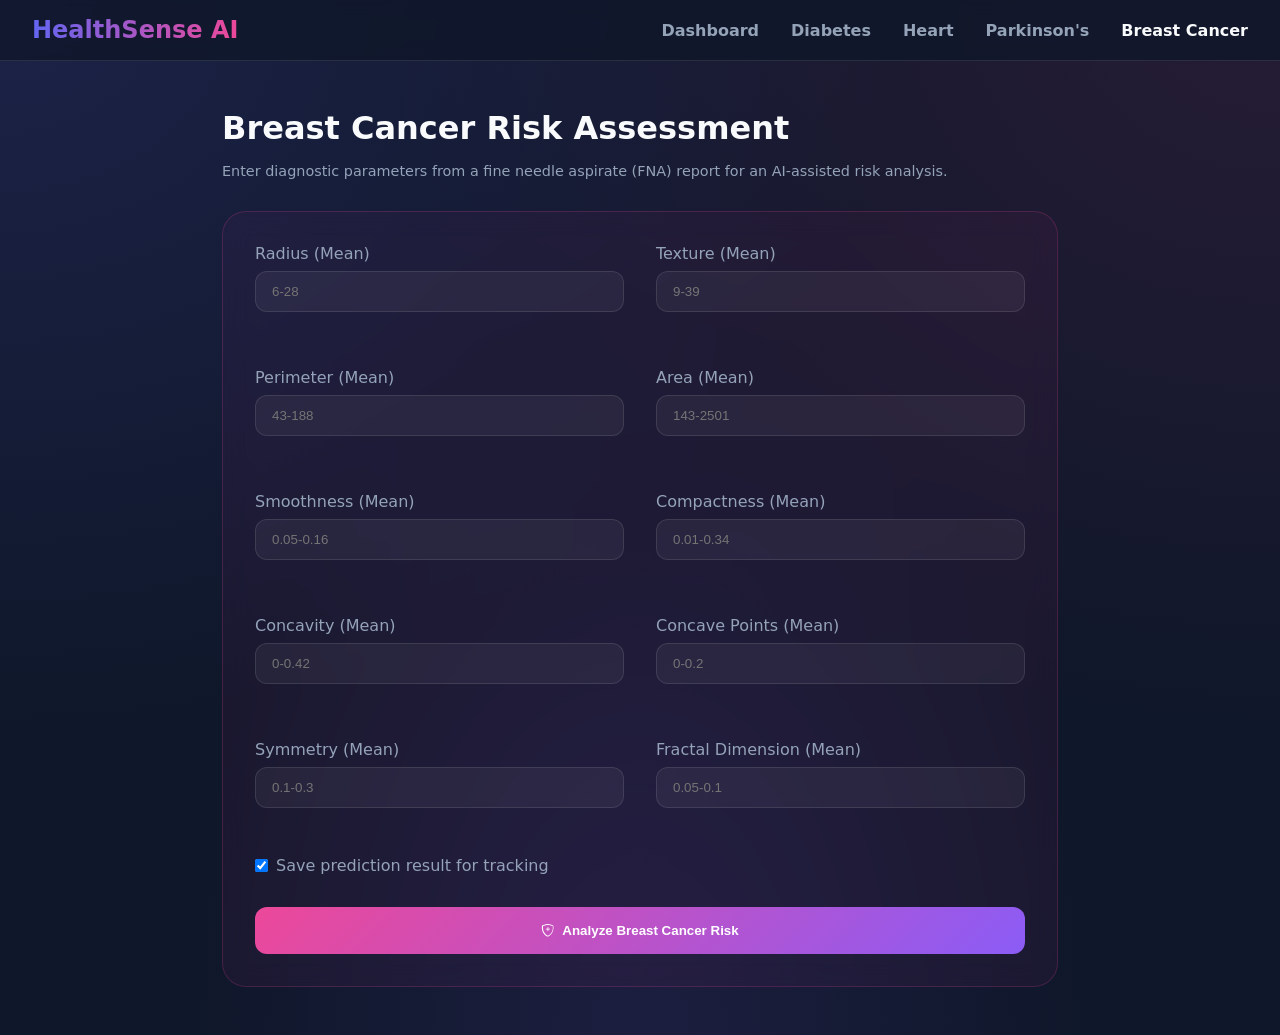
<file: frontend/breast_cancer.html>
<!DOCTYPE html>
<html lang="en">
<head>
    <meta charset="UTF-8">
    <meta name="viewport" content="width=device-width, initial-scale=1.0">
    <title>Breast Cancer Assessment - HealthSense</title>
    <link rel="stylesheet" href="css/style.css">
    <link rel="stylesheet" href="https://cdn.jsdelivr.net/npm/bootstrap-icons@1.11.0/font/bootstrap-icons.css">
</head>
<body>
    <nav class="navbar">
        <a href="index.html" class="nav-brand">HealthSense AI</a>
        <div class="nav-links">
            <a href="index.html" class="nav-link">Dashboard</a>
            <a href="diabetes.html" class="nav-link">Diabetes</a>
            <a href="heart.html" class="nav-link">Heart</a>
            <a href="parkinsons.html" class="nav-link">Parkinson's</a>
            <a href="breast_cancer.html" class="nav-link active">Breast Cancer</a>
        </div>
    </nav>

    <div class="container" style="max-width: 900px;">
        <header class="animate-in">
            <h1>Breast Cancer Risk Assessment</h1>
            <p class="text-muted">Enter diagnostic parameters from a fine needle aspirate (FNA) report for an AI-assisted risk analysis.</p>
        </header>

        <div class="glass-card animate-in" style="margin-top: 2rem; animation-delay: 0.1s; background: rgba(236, 72, 153, 0.05); border-color: rgba(236, 72, 153, 0.2);">
            <form id="bcForm">
                <div class="grid">
                    <div class="form-group">
                        <label>Radius (Mean)</label>
                        <input type="number" id="radius" step="0.01" required placeholder="6-28" min="0">
                    </div>
                    <div class="form-group">
                        <label>Texture (Mean)</label>
                        <input type="number" id="texture" step="0.01" required placeholder="9-39" min="0">
                    </div>
                    <div class="form-group">
                        <label>Perimeter (Mean)</label>
                        <input type="number" id="perimeter" step="0.01" required placeholder="43-188" min="0">
                    </div>
                    <div class="form-group">
                        <label>Area (Mean)</label>
                        <input type="number" id="area" step="0.1" required placeholder="143-2501" min="0">
                    </div>
                    <div class="form-group">
                        <label>Smoothness (Mean)</label>
                        <input type="number" id="smoothness" step="0.0001" required placeholder="0.05-0.16" min="0">
                    </div>
                    <div class="form-group">
                        <label>Compactness (Mean)</label>
                        <input type="number" id="compactness" step="0.0001" required placeholder="0.01-0.34" min="0">
                    </div>
                    <div class="form-group">
                        <label>Concavity (Mean)</label>
                        <input type="number" id="concavity" step="0.0001" required placeholder="0-0.42" min="0">
                    </div>
                    <div class="form-group">
                        <label>Concave Points (Mean)</label>
                        <input type="number" id="concave_points" step="0.0001" required placeholder="0-0.2" min="0">
                    </div>
                    <div class="form-group">
                        <label>Symmetry (Mean)</label>
                        <input type="number" id="symmetry" step="0.0001" required placeholder="0.1-0.3" min="0">
                    </div>
                    <div class="form-group">
                        <label>Fractal Dimension (Mean)</label>
                        <input type="number" id="fractal_dim" step="0.0001" required placeholder="0.05-0.1" min="0">
                    </div>
                </div>

                <div style="margin-top: 1.5rem; display: flex; align-items: center; gap: 0.5rem;">
                    <input type="checkbox" id="saveToDB" checked style="width: auto;">
                    <label for="saveToDB" style="margin-bottom: 0;">Save prediction result for tracking</label>
                </div>

                <div style="margin-top: 2rem;">
                    <button type="submit" class="btn btn-primary" style="width: 100%; justify-content: center; padding: 1rem; background: linear-gradient(135deg, var(--secondary), var(--accent));">
                        <i class="bi bi-shield-plus"></i> Analyze Breast Cancer Risk
                    </button>
                </div>
            </form>

            <div id="loading" style="display: none; text-align: center; margin-top: 2rem;">
                <div style="width: 40px; height: 40px; border: 4px solid var(--secondary); border-top-color: transparent; border-radius: 50%; display: inline-block; animation: spin 1s linear infinite;"></div>
                <p style="margin-top: 1rem;">Analyzing diagnostic parameters...</p>
            </div>

            <div id="resultDisplay" class="result-display">
                <i id="resultIcon" class="bi" style="font-size: 4rem; margin-bottom: 1rem; display: block;"></i>
                <h2 id="resultTitle">Diagnostic Result</h2>
                <div style="font-size: 3rem; font-weight: 800; margin: 1rem 0;" id="resultProb">0%</div>
                <p id="resultMessage" style="color: var(--text-muted); line-height: 1.6;"></p>
                <div style="margin-top: 2rem; display: flex; gap: 1rem; justify-content: center;">
                    <button class="btn btn-primary" onclick="window.location.reload()" style="background: linear-gradient(135deg, var(--secondary), var(--accent));">
                        <i class="bi bi-arrow-repeat"></i> New Analysis
                    </button>
                    <button class="btn" style="background: rgba(255, 255, 255, 0.05);" onclick="window.location.href='index.html'">
                        <i class="bi bi-house"></i> Go to Dashboard
                    </button>
                </div>
            </div>
        </div>
    </div>

    <style>@keyframes spin { to { transform: rotate(360deg); } }</style>

    <script src="js/api.js"></script>
    <script src="js/breast_cancer.js"></script>
</body>
</html>
</file>
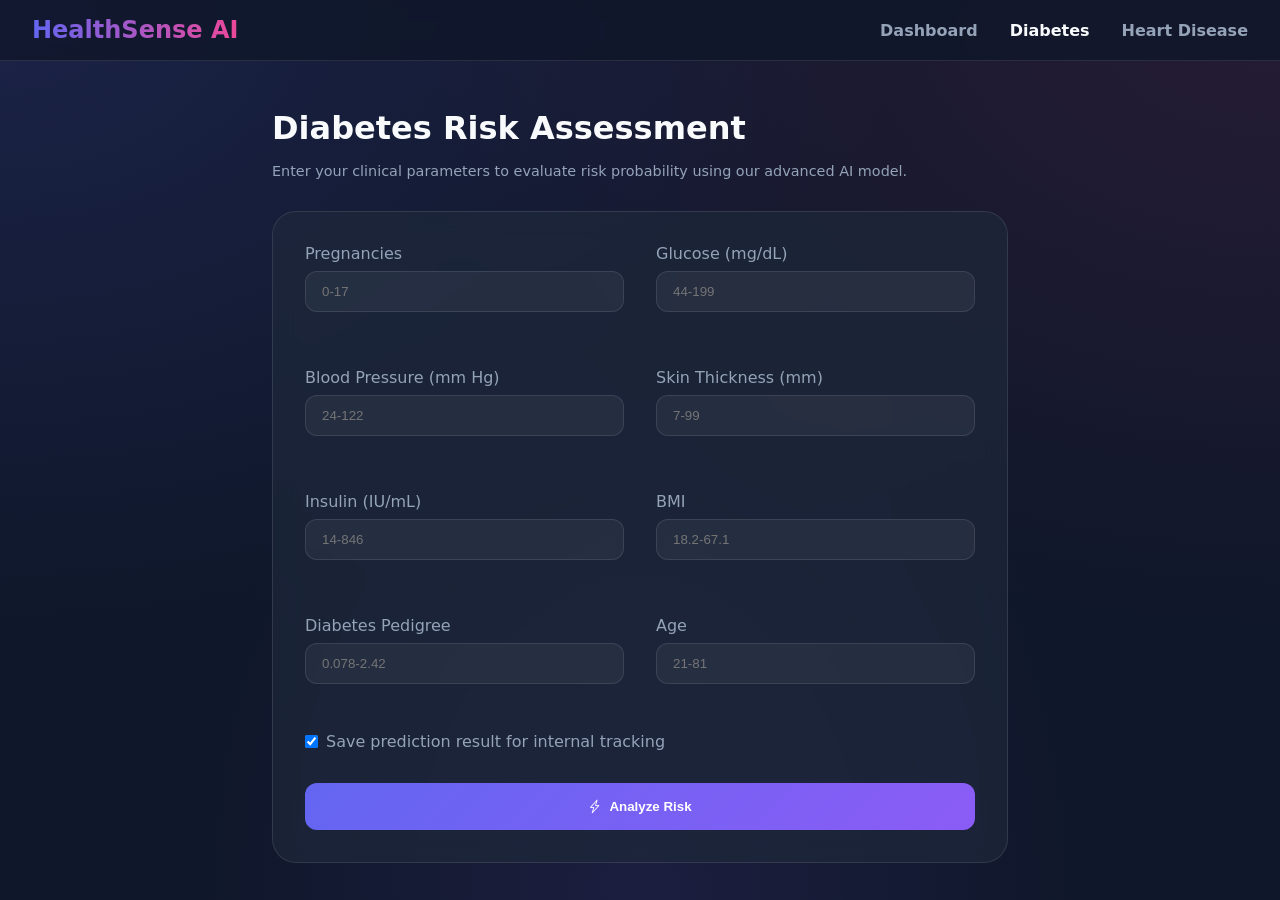
<file: frontend/diabetes.html>
<!DOCTYPE html>
<html lang="en">
<head>
    <meta charset="UTF-8">
    <meta name="viewport" content="width=device-width, initial-scale=1.0">
    <title>Diabetes Assessment - HealthSense</title>
    <link rel="stylesheet" href="css/style.css">
    <link rel="stylesheet" href="https://cdn.jsdelivr.net/npm/bootstrap-icons@1.11.0/font/bootstrap-icons.css">
</head>
<body>
    <nav class="navbar">
        <a href="index.html" class="nav-brand">HealthSense AI</a>
        <div class="nav-links">
            <a href="index.html" class="nav-link">Dashboard</a>
            <a href="diabetes.html" class="nav-link active">Diabetes</a>
            <a href="heart.html" class="nav-link">Heart Disease</a>
        </div>
    </nav>

    <div class="container" style="max-width: 800px;">
        <header class="animate-in">
            <h1>Diabetes Risk Assessment</h1>
            <p class="text-muted">Enter your clinical parameters to evaluate risk probability using our advanced AI model.</p>
        </header>

        <div class="glass-card animate-in" style="margin-top: 2rem; animation-delay: 0.1s;">
            <form id="diabetesForm">
                <div class="grid">
                    <div class="form-group">
                        <label>Pregnancies</label>
                        <input type="number" id="pregnancies" required placeholder="0-17" min="0">
                    </div>
                    <div class="form-group">
                        <label>Glucose (mg/dL)</label>
                        <input type="number" id="glucose" required placeholder="44-199" min="0">
                    </div>
                    <div class="form-group">
                        <label>Blood Pressure (mm Hg)</label>
                        <input type="number" id="bp" required placeholder="24-122" min="0">
                    </div>
                    <div class="form-group">
                        <label>Skin Thickness (mm)</label>
                        <input type="number" id="skin" required placeholder="7-99" min="0">
                    </div>
                    <div class="form-group">
                        <label>Insulin (IU/mL)</label>
                        <input type="number" id="insulin" required placeholder="14-846" min="0">
                    </div>
                    <div class="form-group">
                        <label>BMI</label>
                        <input type="number" id="bmi" step="0.1" required placeholder="18.2-67.1" min="0">
                    </div>
                    <div class="form-group">
                        <label>Diabetes Pedigree</label>
                        <input type="number" id="pedigree" step="0.001" required placeholder="0.078-2.42" min="0">
                    </div>
                    <div class="form-group">
                        <label>Age</label>
                        <input type="number" id="age" required placeholder="21-81" min="0">
                    </div>
                </div>

                <div style="margin-top: 1.5rem; display: flex; align-items: center; gap: 0.5rem;">
                    <input type="checkbox" id="saveToDB" checked style="width: auto;">
                    <label for="saveToDB" style="margin-bottom: 0;">Save prediction result for internal tracking</label>
                </div>

                <div style="margin-top: 2rem;">
                    <button type="submit" class="btn btn-primary" style="width: 100%; justify-content: center; padding: 1rem;">
                        <i class="bi bi-lightning-charge"></i> Analyze Risk
                    </button>
                </div>
            </form>

            <div id="loading" style="display: none; text-align: center; margin-top: 2rem;">
                <div style="width: 40px; height: 40px; border: 4px solid var(--primary); border-top-color: transparent; border-radius: 50%; display: inline-block; animation: spin 1s linear infinite;"></div>
                <p style="margin-top: 1rem;">Analyzing data against ML model...</p>
            </div>

            <div id="resultDisplay" class="result-display">
                <i id="resultIcon" class="bi" style="font-size: 4rem; margin-bottom: 1rem; display: block;"></i>
                <h2 id="resultTitle">Risk Assessment Result</h2>
                <div style="font-size: 3rem; font-weight: 800; margin: 1rem 0;" id="resultProb">0%</div>
                <p id="resultMessage" style="color: var(--text-muted); line-height: 1.6;"></p>
                <div style="margin-top: 2rem; display: flex; gap: 1rem; justify-content: center;">
                    <button class="btn btn-primary" onclick="window.location.reload()">
                        <i class="bi bi-arrow-repeat"></i> New Analysis
                    </button>
                    <button class="btn" style="background: rgba(255, 255, 255, 0.05);" onclick="window.location.href='index.html'">
                        <i class="bi bi-house"></i> Go to Dashboard
                    </button>
                </div>
            </div>
        </div>
    </div>

    <style>
        @keyframes spin { to { transform: rotate(360deg); } }
    </style>

    <script src="js/api.js"></script>
    <script src="js/diabetes.js"></script>
</body>
</html>
</file>
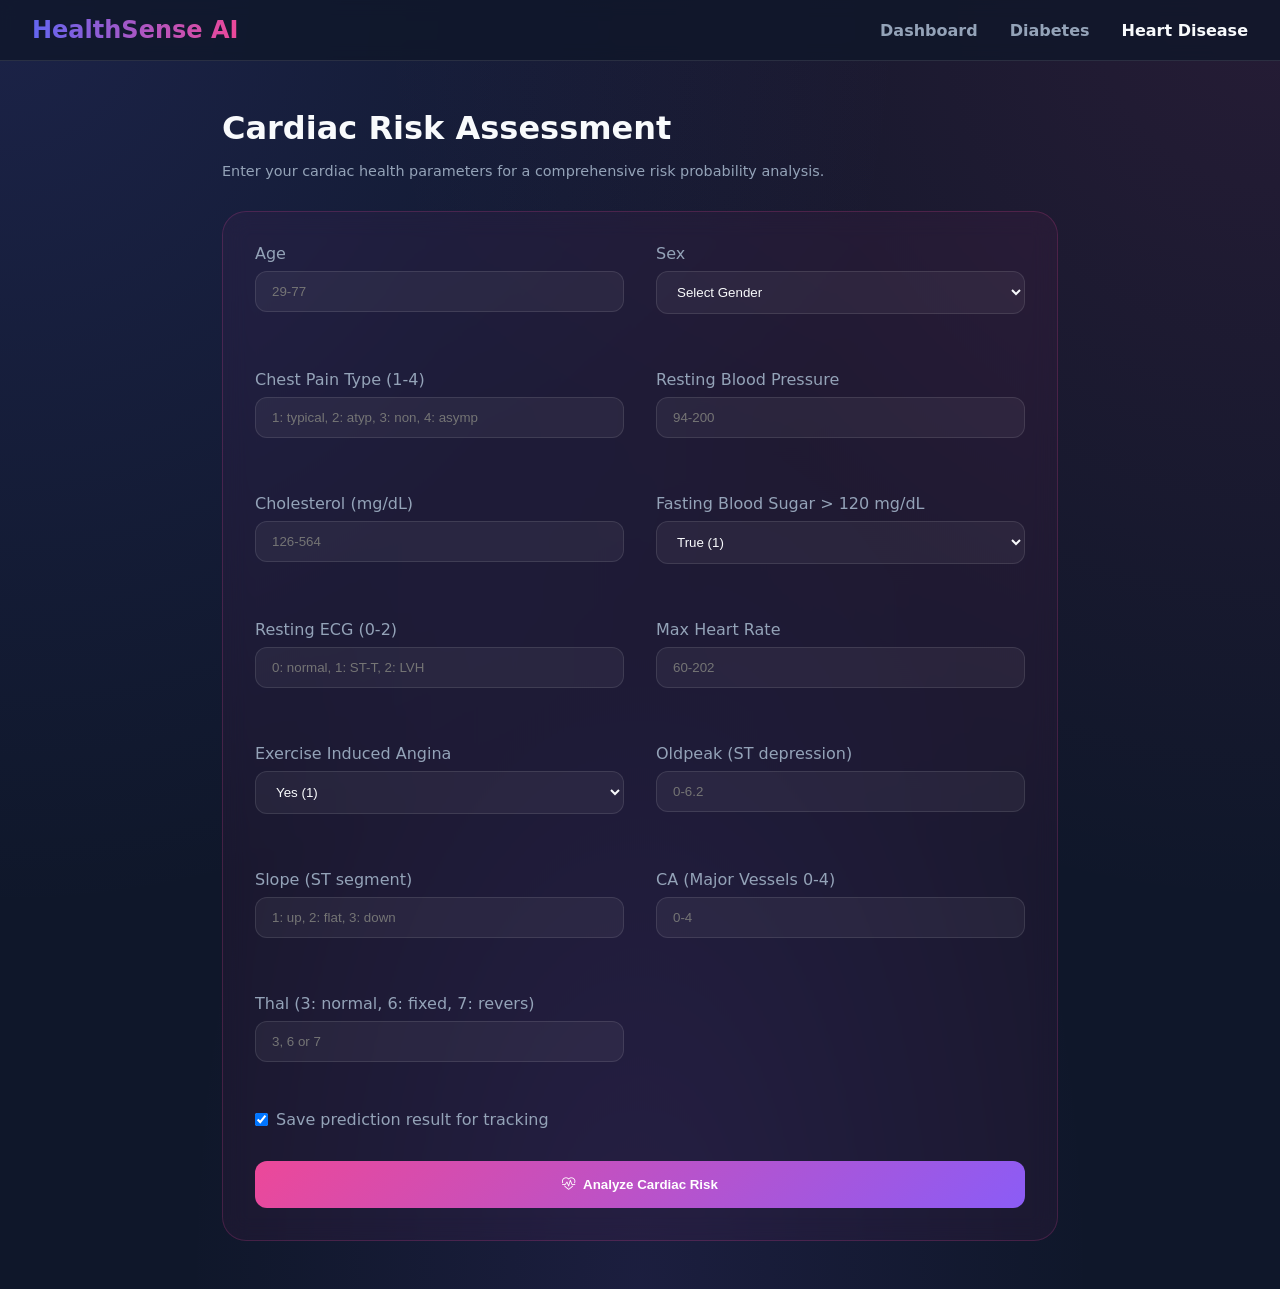
<file: frontend/heart.html>
<!DOCTYPE html>
<html lang="en">
<head>
    <meta charset="UTF-8">
    <meta name="viewport" content="width=device-width, initial-scale=1.0">
    <title>Cardiac Assessment - HealthSense</title>
    <link rel="stylesheet" href="css/style.css">
    <link rel="stylesheet" href="https://cdn.jsdelivr.net/npm/bootstrap-icons@1.11.0/font/bootstrap-icons.css">
</head>
<body>
    <nav class="navbar">
        <a href="index.html" class="nav-brand">HealthSense AI</a>
        <div class="nav-links">
            <a href="index.html" class="nav-link">Dashboard</a>
            <a href="diabetes.html" class="nav-link">Diabetes</a>
            <a href="heart.html" class="nav-link active">Heart Disease</a>
        </div>
    </nav>

    <div class="container" style="max-width: 900px;">
        <header class="animate-in">
            <h1>Cardiac Risk Assessment</h1>
            <p class="text-muted">Enter your cardiac health parameters for a comprehensive risk probability analysis.</p>
        </header>

        <div class="glass-card animate-in" style="margin-top: 2rem; animation-delay: 0.1s; background: rgba(236, 72, 153, 0.05); border-color: rgba(236, 72, 153, 0.2);">
            <form id="heartForm">
                <div class="grid">
                    <div class="form-group">
                        <label>Age</label>
                        <input type="number" id="age" required placeholder="29-77" min="0">
                    </div>
                    <div class="form-group">
                        <label>Sex</label>
                        <select id="sex" required>
                            <option value="">Select Gender</option>
                            <option value="1">Male</option>
                            <option value="0">Female</option>
                        </select>
                    </div>
                    <div class="form-group">
                        <label>Chest Pain Type (1-4)</label>
                        <input type="number" id="cp" required placeholder="1: typical, 2: atyp, 3: non, 4: asymp" min="1" max="4">
                    </div>
                    <div class="form-group">
                        <label>Resting Blood Pressure</label>
                        <input type="number" id="trestbps" required placeholder="94-200" min="0">
                    </div>
                    <div class="form-group">
                        <label>Cholesterol (mg/dL)</label>
                        <input type="number" id="chol" required placeholder="126-564" min="0">
                    </div>
                    <div class="form-group">
                        <label>Fasting Blood Sugar > 120 mg/dL</label>
                        <select id="fbs" required>
                            <option value="1">True (1)</option>
                            <option value="0">False (0)</option>
                        </select>
                    </div>
                    <div class="form-group">
                        <label>Resting ECG (0-2)</label>
                        <input type="number" id="restecg" required placeholder="0: normal, 1: ST-T, 2: LVH" min="0" max="2">
                    </div>
                    <div class="form-group">
                        <label>Max Heart Rate</label>
                        <input type="number" id="thalach" required placeholder="60-202" min="0">
                    </div>
                    <div class="form-group">
                        <label>Exercise Induced Angina</label>
                        <select id="exang" required>
                            <option value="1">Yes (1)</option>
                            <option value="0">No (0)</option>
                        </select>
                    </div>
                    <div class="form-group">
                        <label>Oldpeak (ST depression)</label>
                        <input type="number" id="oldpeak" step="0.1" required placeholder="0-6.2" min="0">
                    </div>
                    <div class="form-group">
                        <label>Slope (ST segment)</label>
                        <input type="number" id="slope" required placeholder="1: up, 2: flat, 3: down" min="1" max="3">
                    </div>
                    <div class="form-group">
                        <label>CA (Major Vessels 0-4)</label>
                        <input type="number" id="ca" required placeholder="0-4" min="0" max="4">
                    </div>
                    <div class="form-group">
                        <label>Thal (3: normal, 6: fixed, 7: revers)</label>
                        <input type="number" id="thal" required placeholder="3, 6 or 7" min="3" max="7">
                    </div>
                </div>

                <div style="margin-top: 1.5rem; display: flex; align-items: center; gap: 0.5rem;">
                    <input type="checkbox" id="saveToDB" checked style="width: auto;">
                    <label for="saveToDB" style="margin-bottom: 0;">Save prediction result for tracking</label>
                </div>

                <div style="margin-top: 2rem;">
                    <button type="submit" class="btn btn-primary" style="width: 100%; justify-content: center; padding: 1rem; background: linear-gradient(135deg, var(--secondary), var(--accent));">
                        <i class="bi bi-heart-pulse"></i> Analyze Cardiac Risk
                    </button>
                </div>
            </form>

            <div id="loading" style="display: none; text-align: center; margin-top: 2rem;">
                <div style="width: 40px; height: 40px; border: 4px solid var(--secondary); border-top-color: transparent; border-radius: 50%; display: inline-block; animation: spin 1s linear infinite;"></div>
                <p style="margin-top: 1rem;">Running diagnostic algorithms...</p>
            </div>

            <div id="resultDisplay" class="result-display">
                <i id="resultIcon" class="bi" style="font-size: 4rem; margin-bottom: 1rem; display: block;"></i>
                <h2 id="resultTitle">Cardiac Analysis Result</h2>
                <div style="font-size: 3rem; font-weight: 800; margin: 1rem 0;" id="resultProb">0%</div>
                <p id="resultMessage" style="color: var(--text-muted); line-height: 1.6;"></p>
                <div style="margin-top: 2rem; display: flex; gap: 1rem; justify-content: center;">
                    <button class="btn btn-primary" onclick="window.location.reload()" style="background: linear-gradient(135deg, var(--secondary), var(--accent));">
                        <i class="bi bi-arrow-repeat"></i> New Analysis
                    </button>
                    <button class="btn" style="background: rgba(255, 255, 255, 0.05);" onclick="window.location.href='index.html'">
                        <i class="bi bi-house"></i> Go to Dashboard
                    </button>
                </div>
            </div>
        </div>
    </div>

    <style>
        @keyframes spin { to { transform: rotate(360deg); } }
    </style>

    <script src="js/api.js"></script>
    <script src="js/heart.js"></script>
</body>
</html>
</file>
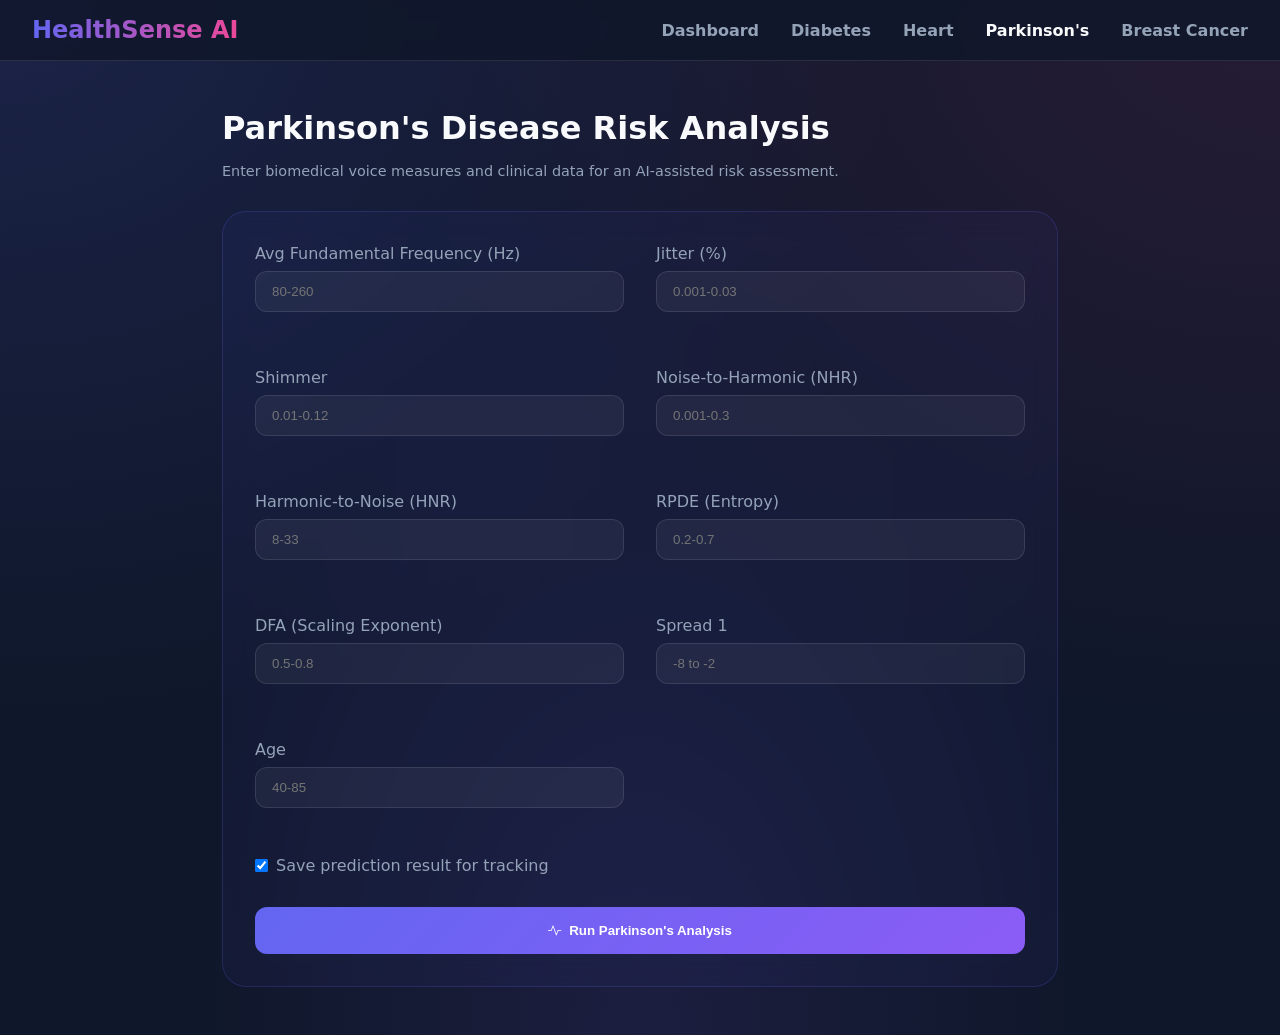
<file: frontend/parkinsons.html>
<!DOCTYPE html>
<html lang="en">
<head>
    <meta charset="UTF-8">
    <meta name="viewport" content="width=device-width, initial-scale=1.0">
    <title>Parkinson's Assessment - HealthSense</title>
    <link rel="stylesheet" href="css/style.css">
    <link rel="stylesheet" href="https://cdn.jsdelivr.net/npm/bootstrap-icons@1.11.0/font/bootstrap-icons.css">
</head>
<body>
    <nav class="navbar">
        <a href="index.html" class="nav-brand">HealthSense AI</a>
        <div class="nav-links">
            <a href="index.html" class="nav-link">Dashboard</a>
            <a href="diabetes.html" class="nav-link">Diabetes</a>
            <a href="heart.html" class="nav-link">Heart</a>
            <a href="parkinsons.html" class="nav-link active">Parkinson's</a>
            <a href="breast_cancer.html" class="nav-link">Breast Cancer</a>
        </div>
    </nav>

    <div class="container" style="max-width: 900px;">
        <header class="animate-in">
            <h1>Parkinson's Disease Risk Analysis</h1>
            <p class="text-muted">Enter biomedical voice measures and clinical data for an AI-assisted risk assessment.</p>
        </header>

        <div class="glass-card animate-in" style="margin-top: 2rem; animation-delay: 0.1s; background: rgba(99, 102, 241, 0.05); border-color: rgba(99, 102, 241, 0.2);">
            <form id="parkinsonsForm">
                <div class="grid">
                    <div class="form-group">
                        <label>Avg Fundamental Frequency (Hz)</label>
                        <input type="number" id="avg_f0" step="0.1" required placeholder="80-260" min="50">
                    </div>
                    <div class="form-group">
                        <label>Jitter (%)</label>
                        <input type="number" id="jitter" step="0.0001" required placeholder="0.001-0.03" min="0">
                    </div>
                    <div class="form-group">
                        <label>Shimmer</label>
                        <input type="number" id="shimmer" step="0.0001" required placeholder="0.01-0.12" min="0">
                    </div>
                    <div class="form-group">
                        <label>Noise-to-Harmonic (NHR)</label>
                        <input type="number" id="nhr" step="0.0001" required placeholder="0.001-0.3" min="0">
                    </div>
                    <div class="form-group">
                        <label>Harmonic-to-Noise (HNR)</label>
                        <input type="number" id="hnr" step="0.1" required placeholder="8-33" min="0">
                    </div>
                    <div class="form-group">
                        <label>RPDE (Entropy)</label>
                        <input type="number" id="rpde" step="0.001" required placeholder="0.2-0.7" min="0">
                    </div>
                    <div class="form-group">
                        <label>DFA (Scaling Exponent)</label>
                        <input type="number" id="dfa" step="0.001" required placeholder="0.5-0.8" min="0">
                    </div>
                    <div class="form-group">
                        <label>Spread 1</label>
                        <input type="number" id="spread1" step="0.01" required placeholder="-8 to -2" min="-15">
                    </div>
                    <div class="form-group">
                        <label>Age</label>
                        <input type="number" id="age" required placeholder="40-85" min="0">
                    </div>
                </div>

                <div style="margin-top: 1.5rem; display: flex; align-items: center; gap: 0.5rem;">
                    <input type="checkbox" id="saveToDB" checked style="width: auto;">
                    <label for="saveToDB" style="margin-bottom: 0;">Save prediction result for tracking</label>
                </div>

                <div style="margin-top: 2rem;">
                    <button type="submit" class="btn btn-primary" style="width: 100%; justify-content: center; padding: 1rem;">
                        <i class="bi bi-activity"></i> Run Parkinson's Analysis
                    </button>
                </div>
            </form>

            <div id="loading" style="display: none; text-align: center; margin-top: 2rem;">
                <div style="width: 40px; height: 40px; border: 4px solid var(--primary); border-top-color: transparent; border-radius: 50%; display: inline-block; animation: spin 1s linear infinite;"></div>
                <p style="margin-top: 1rem;">Processing biomedical data...</p>
            </div>

            <div id="resultDisplay" class="result-display">
                <i id="resultIcon" class="bi" style="font-size: 4rem; margin-bottom: 1rem; display: block;"></i>
                <h2 id="resultTitle">Analysis Result</h2>
                <div style="font-size: 3rem; font-weight: 800; margin: 1rem 0;" id="resultProb">0%</div>
                <p id="resultMessage" style="color: var(--text-muted); line-height: 1.6;"></p>
                <div style="margin-top: 2rem; display: flex; gap: 1rem; justify-content: center;">
                    <button class="btn btn-primary" onclick="window.location.reload()">
                        <i class="bi bi-arrow-repeat"></i> New Analysis
                    </button>
                    <button class="btn" style="background: rgba(255, 255, 255, 0.05);" onclick="window.location.href='index.html'">
                        <i class="bi bi-house"></i> Go to Dashboard
                    </button>
                </div>
            </div>
        </div>
    </div>

    <style>@keyframes spin { to { transform: rotate(360deg); } }</style>

    <script src="js/api.js"></script>
    <script src="js/parkinsons.js"></script>
</body>
</html>
</file>
<file: frontend/css/style.css>
:root {
    --primary: #6366f1;
    --primary-hover: #4f46e5;
    --secondary: #ec4899;
    --accent: #8b5cf6;
    --background: #0f172a;
    --card-bg: rgba(30, 41, 59, 0.7);
    --text-main: #f8fafc;
    --text-muted: #94a3b8;
    --success: #10b981;
    --danger: #ef4444;
    --warning: #f59e0b;
    --glass-border: rgba(255, 255, 255, 0.1);
}

* {
    margin: 0;
    padding: 0;
    box-sizing: border-box;
}

body {
    background-color: var(--background);
    background-image: 
        radial-gradient(at 0% 0%, rgba(99, 102, 241, 0.15) 0px, transparent 50%),
        radial-gradient(at 100% 0%, rgba(236, 72, 153, 0.1) 0px, transparent 50%),
        radial-gradient(at 50% 100%, rgba(139, 92, 246, 0.1) 0px, transparent 50%);
    color: var(--text-main);
    font-family: 'Inter', system-ui, -apple-system, sans-serif;
    min-height: 100vh;
    overflow-x: hidden;
}

.glass-card {
    background: var(--card-bg);
    backdrop-filter: blur(12px);
    -webkit-backdrop-filter: blur(12px);
    border: 1px solid var(--glass-border);
    border-radius: 24px;
    padding: 2rem;
    transition: all 0.3s cubic-bezier(0.4, 0, 0.2, 1);
}

.glass-card:hover {
    border-color: rgba(255, 255, 255, 0.2);
    transform: translateY(-4px);
    box-shadow: 0 20px 40px rgba(0, 0, 0, 0.3);
}

.navbar {
    background: rgba(15, 23, 42, 0.8);
    backdrop-filter: blur(8px);
    border-bottom: 1px solid var(--glass-border);
    padding: 1rem 2rem;
    position: sticky;
    top: 0;
    z-index: 1000;
    display: flex;
    justify-content: space-between;
    align-items: center;
}

.nav-brand {
    font-size: 1.5rem;
    font-weight: 800;
    background: linear-gradient(to right, var(--primary), var(--secondary));
    -webkit-background-clip: text;
    -webkit-text-fill-color: transparent;
    text-decoration: none;
}

.nav-links {
    display: flex;
    gap: 2rem;
}

.nav-link {
    color: var(--text-muted);
    text-decoration: none;
    font-weight: 600;
    transition: color 0.3s;
}

.nav-link:hover, .nav-link.active {
    color: var(--text-main);
}

.btn {
    padding: 0.75rem 1.5rem;
    border-radius: 12px;
    font-weight: 600;
    cursor: pointer;
    transition: all 0.3s;
    border: none;
    display: inline-flex;
    align-items: center;
    gap: 0.5rem;
}

.btn-primary {
    background: linear-gradient(135deg, var(--primary), var(--accent));
    color: white;
}

.btn-primary:hover {
    opacity: 0.9;
    transform: scale(1.02);
}

.container {
    max-width: 1200px;
    margin: 3rem auto;
    padding: 0 2rem;
}

.grid {
    display: grid;
    grid-template-columns: repeat(auto-fit, minmax(300px, 1fr));
    gap: 2rem;
}

h1, h2, h3 {
    margin-bottom: 1rem;
}

.text-muted {
    color: var(--text-muted);
    font-size: 0.9rem;
}

.stat-value {
    font-size: 2.5rem;
    font-weight: 800;
    margin: 0.5rem 0;
}

.form-group {
    margin-bottom: 1.5rem;
}

label {
    display: block;
    margin-bottom: 0.5rem;
    color: var(--text-muted);
    font-weight: 500;
}

input, select {
    width: 100%;
    background: rgba(255, 255, 255, 0.05);
    border: 1px solid var(--glass-border);
    border-radius: 12px;
    padding: 0.75rem 1rem;
    color: var(--text-main);
    transition: all 0.3s;
}

input:focus, select:focus {
    outline: none;
    border-color: var(--primary);
    background: rgba(255, 255, 255, 0.1);
}

.badge {
    padding: 0.25rem 0.75rem;
    border-radius: 99px;
    font-size: 0.75rem;
    font-weight: 700;
    text-transform: uppercase;
}

.badge-success { background: rgba(16, 185, 129, 0.2); color: var(--success); }
.badge-danger { background: rgba(239, 68, 68, 0.2); color: var(--danger); }
.badge-warning { background: rgba(245, 158, 11, 0.2); color: var(--warning); }

.animate-in {
    animation: slideUp 0.6s cubic-bezier(0.4, 0, 0.2, 1) forwards;
}

@keyframes slideUp {
    from { opacity: 0; transform: translateY(20px); }
    to { opacity: 1; transform: translateY(0); }
}

/* Specific to Dashboard Charts */
.chart-container {
    height: 300px;
    width: 100%;
    margin-top: 1rem;
}

/* Result Section */
.result-display {
    text-align: center;
    margin-top: 2rem;
    padding: 2rem;
    border-radius: 24px;
    display: none;
}

.result-display.show {
    display: block;
    animation: fadeIn 0.5s ease-out;
}

@keyframes fadeIn {
    from { opacity: 0; }
    to { opacity: 1; }
}
</file>
